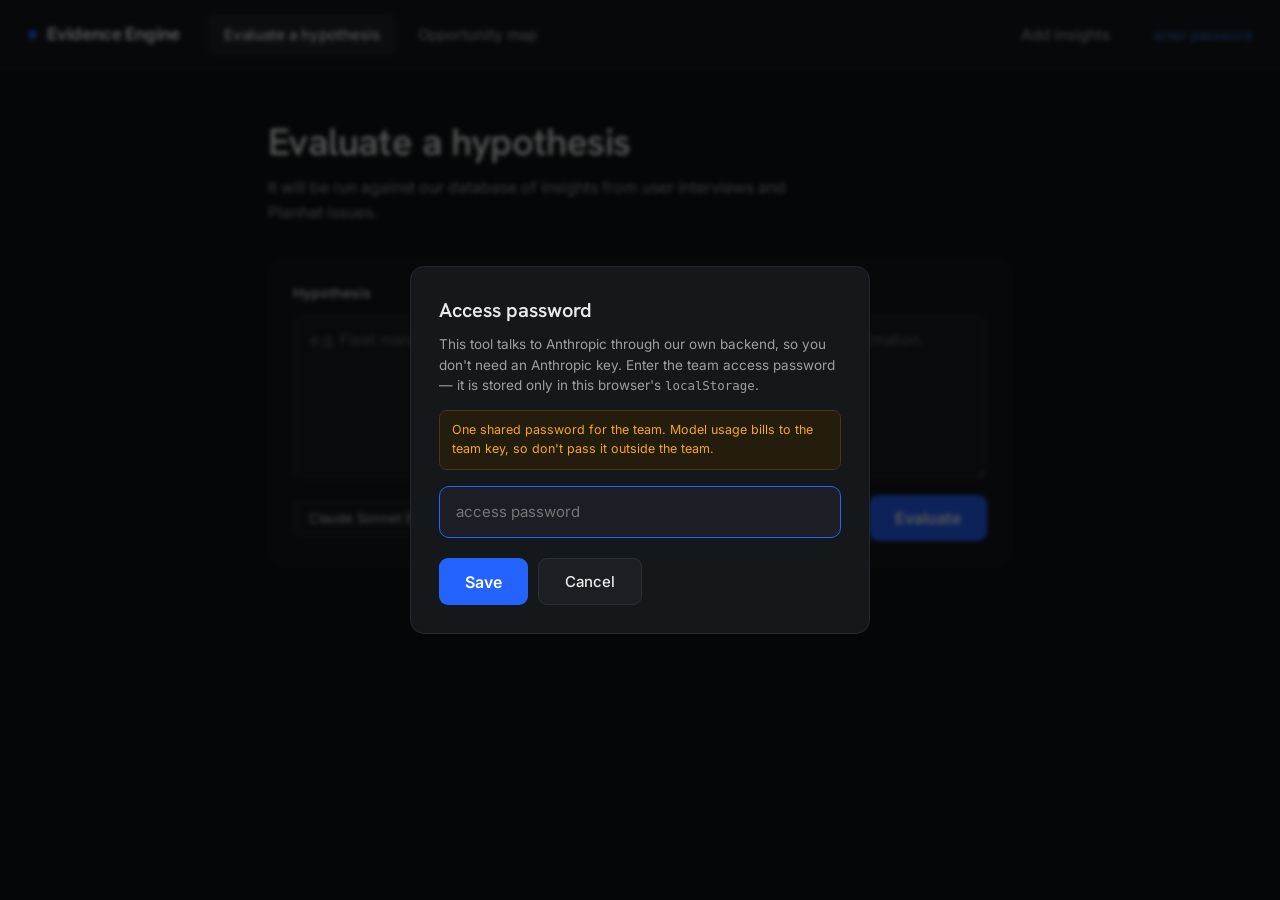
<file: index.html>
<!doctype html>
<html lang="en">
<head>
  <meta charset="utf-8" />
  <meta name="viewport" content="width=device-width, initial-scale=1" />
  <title>Evidence Engine — Evaluate a hypothesis</title>
  <link rel="preconnect" href="https://fonts.googleapis.com" />
  <link rel="preconnect" href="https://fonts.gstatic.com" crossorigin />
  <link href="https://fonts.googleapis.com/css2?family=Inter:wght@400;500;600;700&family=Hanken+Grotesk:wght@400;500;600;700&display=swap" rel="stylesheet" />
  <link rel="stylesheet" href="./assets/styles.css?v=7" />
</head>
<body>
  <header class="topbar">
    <span class="brand"><span class="dot"></span> Evidence Engine</span>
    <nav class="nav">
      <a href="./index.html" class="active">Evaluate a hypothesis</a>
      <a href="./map.html">Opportunity map</a>
    </nav>
    <nav class="nav nav-end">
      <a href="./ingest.html">Add insights</a>
    </nav>
    <span class="key-status" id="keyStatus"></span>
  </header>

  <main class="wrap">
    <h1>Evaluate a hypothesis</h1>
    <p class="subtitle">It will be run against our database of insights from user interviews and Planhat issues.</p>

    <form class="panel" id="evalForm">
      <div class="field">
        <label class="field-label" for="hypothesis">Hypothesis</label>
        <textarea id="hypothesis" rows="6" placeholder="e.g. Fleet managers want AI to automatically close low-risk tasks without confirmation."></textarea>
      </div>

      <div class="controls-row">
        <select id="model" class="model">
          <option value="claude-sonnet-5">Claude Sonnet 5 (default)</option>
          <option value="claude-opus-5">Claude Opus 5</option>
          <option value="claude-haiku-4-5">Claude Haiku 4.5</option>
        </select>
        <button type="submit" class="btn" id="submitBtn">Evaluate</button>
      </div>
    </form>

    <div class="status-msg hidden" id="status"></div>
    <div id="result" class="hidden"></div>
  </main>

  <script src="./assets/app.js?v=7"></script>
  <script src="./assets/retrieve.js?v=7"></script>
  <script src="./assets/evaluate.js?v=7"></script>
</body>
</html>
</file>
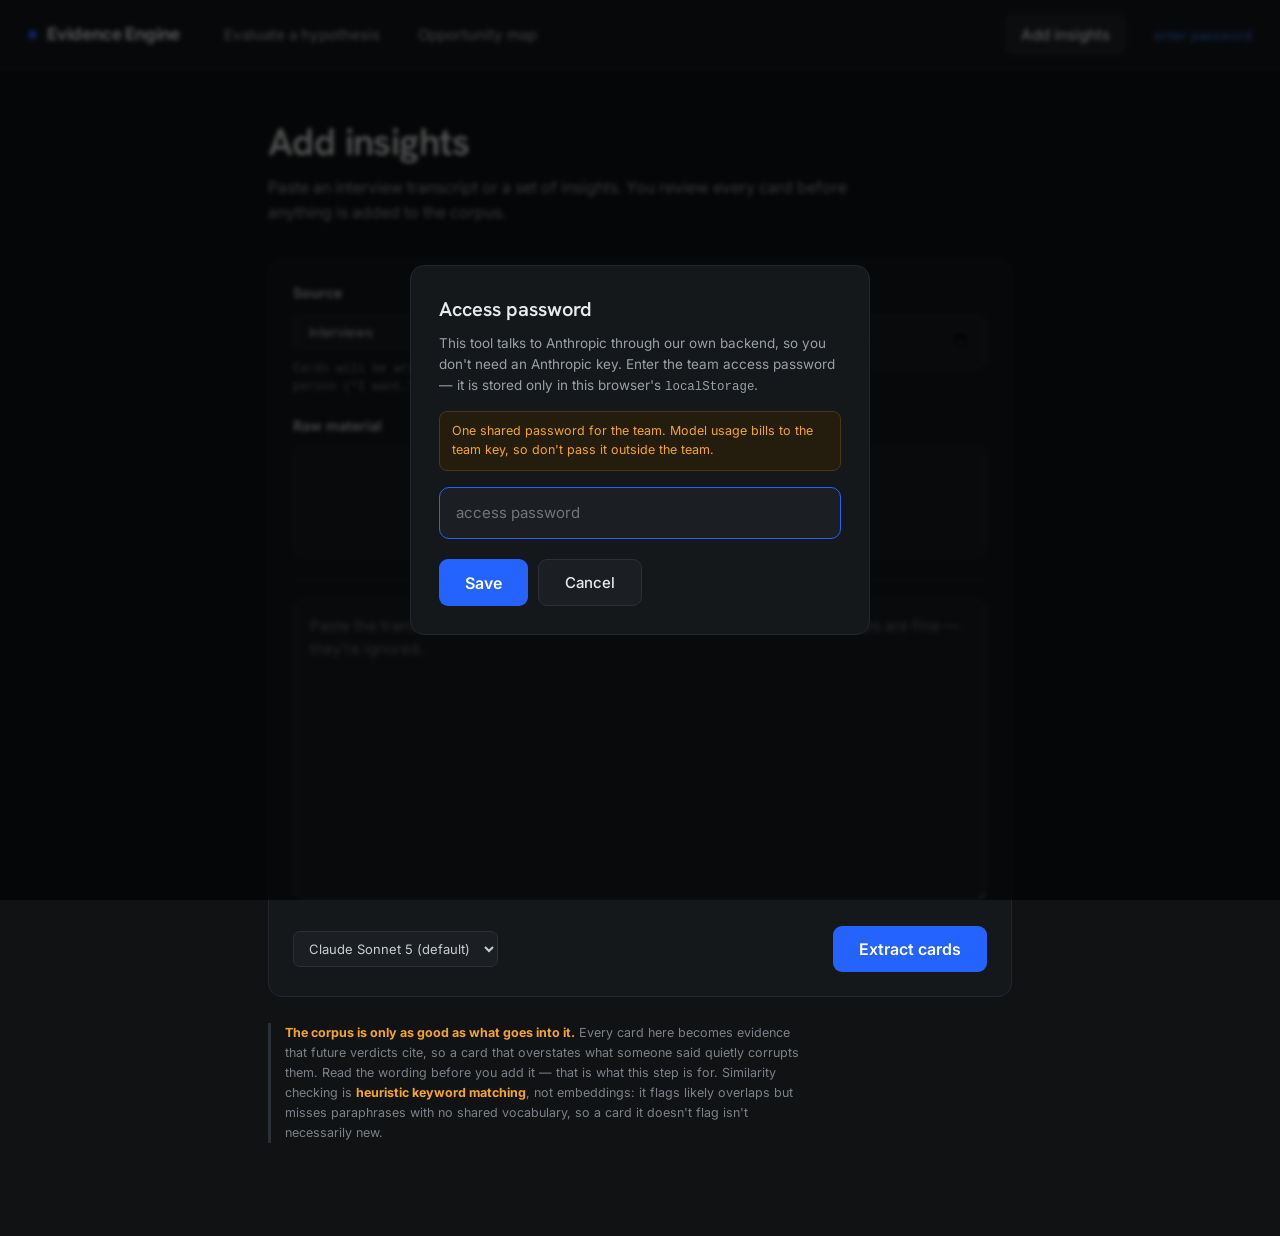
<file: ingest.html>
<!doctype html>
<html lang="en">
<head>
  <meta charset="utf-8" />
  <meta name="viewport" content="width=device-width, initial-scale=1" />
  <title>Evidence Engine — Add insights</title>
  <link rel="preconnect" href="https://fonts.googleapis.com" />
  <link rel="preconnect" href="https://fonts.gstatic.com" crossorigin />
  <link href="https://fonts.googleapis.com/css2?family=Inter:wght@400;500;600;700&family=Hanken+Grotesk:wght@400;500;600;700&display=swap" rel="stylesheet" />
  <link rel="stylesheet" href="./assets/styles.css?v=7" />
</head>
<body>
  <header class="topbar">
    <span class="brand"><span class="dot"></span> Evidence Engine</span>
    <nav class="nav">
      <a href="./index.html">Evaluate a hypothesis</a>
      <a href="./map.html">Opportunity map</a>
    </nav>
    <nav class="nav nav-end">
      <a href="./ingest.html" class="active">Add insights</a>
    </nav>
    <span class="key-status" id="keyStatus"></span>
  </header>

  <main class="wrap">
    <h1>Add insights</h1>
    <p class="subtitle">Paste an interview transcript or a set of insights. You review every
      card before anything is added to the corpus.</p>

    <form class="panel" id="ingestForm">
      <div class="meta-grid">
        <div class="field">
          <label class="field-label" for="source">Source</label>
          <select id="source" class="model">
            <option value="Interviews">Interviews</option>
            <option value="Usability test">Usability test</option>
            <option value="Planhat">Planhat</option>
            <option value="Survey">Survey</option>
            <option value="Customer Success">Customer Success</option>
          </select>
          <span class="hint" id="voiceHint"></span>
        </div>

        <div class="field">
          <label class="field-label" for="segment">Segment</label>
          <select id="segment" class="model">
            <option value="Unknown">Unknown</option>
            <option value="Enterprise">Enterprise</option>
            <option value="Multi-entity">Multi-entity</option>
            <option value="Large fleet">Large fleet</option>
            <option value="Mid-market">Mid-market</option>
            <option value="Small fleet">Small fleet</option>
            <option value="Pool fleet">Pool fleet</option>
            <option value="Specialised fleet">Specialised fleet</option>
            <option value="Prospect">Prospect</option>
          </select>
        </div>

        <div class="field">
          <label class="field-label" for="date">Date</label>
          <input type="date" id="date" class="model" />
        </div>

      </div>

      <div class="field">
        <label class="field-label" for="transcript">Raw material</label>

        <label class="dropzone" id="dropzone">
          <input type="file" id="file" accept=".pdf,.txt,.md,.markdown,application/pdf,text/plain,text/markdown" />
          <span class="dz-icon" aria-hidden="true">⬆</span>
          <span class="dz-main">Drop a file here, or click to choose</span>
          <span class="dz-sub">PDF, TXT or MD · PDFs are read directly, scans included</span>
        </label>
        <div class="dz-file hidden" id="fileChip">
          <span class="name" id="fileName"></span>
          <button type="button" class="btn-link" id="fileClear">remove</button>
        </div>

        <div class="or-divider"><span>or paste it</span></div>

        <textarea id="transcript" rows="12" placeholder="Paste the transcript, ticket export, or notes here. Speaker labels and timestamps are fine — they're ignored."></textarea>
        <span class="hint" id="sizeHint"></span>
      </div>

      <div class="controls-row">
        <select id="model" class="model">
          <option value="claude-sonnet-5">Claude Sonnet 5 (default)</option>
          <option value="claude-opus-5">Claude Opus 5</option>
          <option value="claude-haiku-4-5">Claude Haiku 4.5</option>
        </select>
        <button type="submit" class="btn" id="extractBtn">Extract cards</button>
      </div>
    </form>

    <div class="status-msg hidden" id="status"></div>
    <div id="review"></div>

    <p class="caveats">
      <strong>The corpus is only as good as what goes into it.</strong>
      Every card here becomes evidence that future verdicts cite, so a card that
      overstates what someone said quietly corrupts them. Read the wording before you
      add it — that is what this step is for. Similarity checking is
      <strong>heuristic keyword matching</strong>, not embeddings: it flags likely
      overlaps but misses paraphrases with no shared vocabulary, so a card it doesn't
      flag isn't necessarily new.
    </p>
  </main>

  <script src="./assets/app.js?v=7"></script>
  <script src="./assets/retrieve.js?v=7"></script>
  <script src="./assets/themes.js?v=7"></script>
  <script src="./assets/ingest.js?v=7"></script>
</body>
</html>
</file>
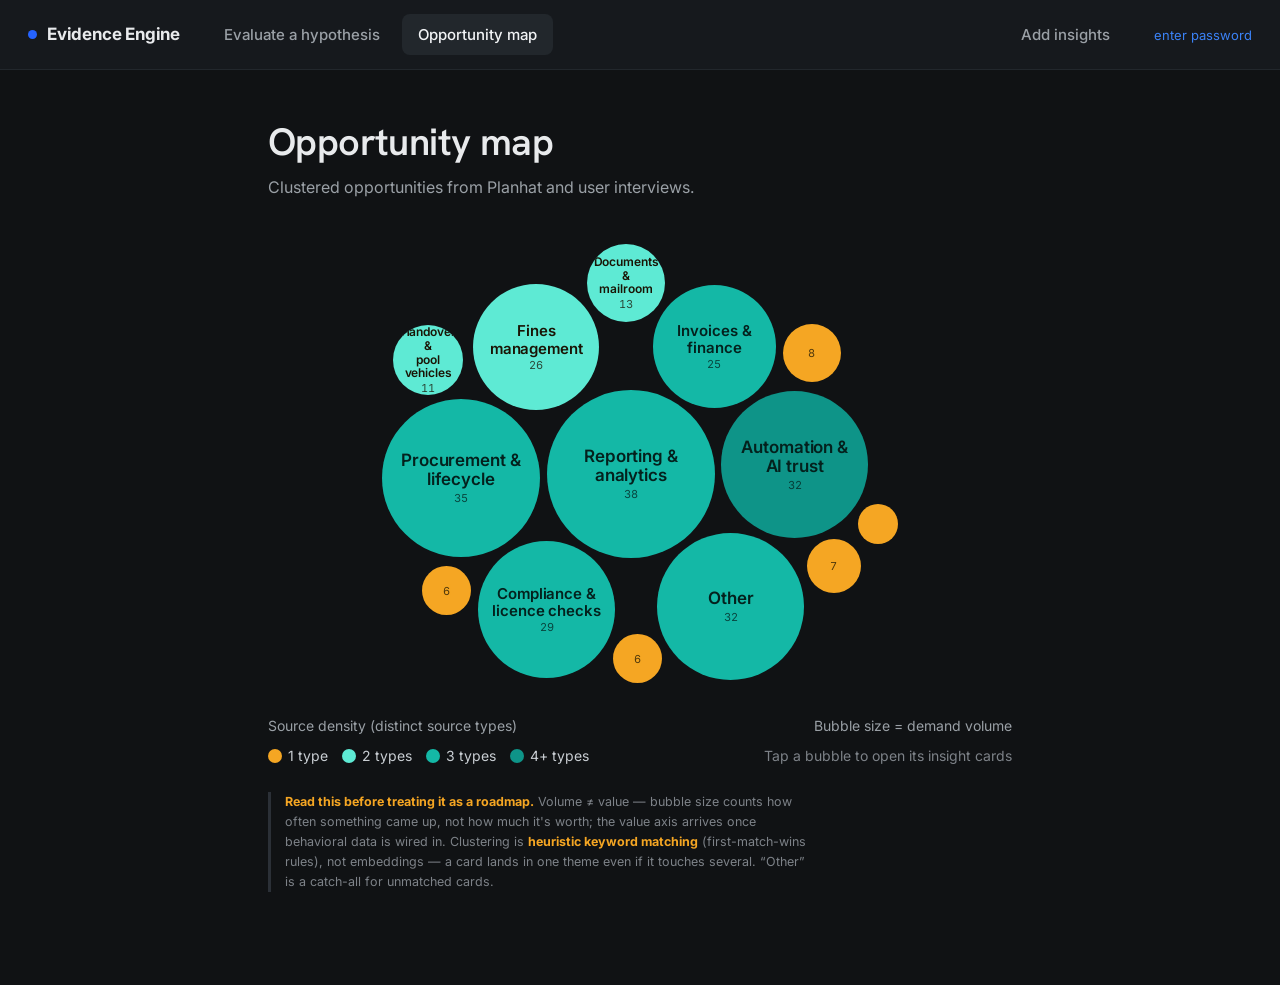
<file: map.html>
<!doctype html>
<html lang="en">
<head>
  <meta charset="utf-8" />
  <meta name="viewport" content="width=device-width, initial-scale=1" />
  <title>Evidence Engine — Opportunity map</title>
  <link rel="preconnect" href="https://fonts.googleapis.com" />
  <link rel="preconnect" href="https://fonts.gstatic.com" crossorigin />
  <link href="https://fonts.googleapis.com/css2?family=Inter:wght@400;500;600;700&family=Hanken+Grotesk:wght@400;500;600;700&display=swap" rel="stylesheet" />
  <link rel="stylesheet" href="./assets/styles.css?v=7" />
</head>
<body>
  <header class="topbar">
    <span class="brand"><span class="dot"></span> Evidence Engine</span>
    <nav class="nav">
      <a href="./index.html">Evaluate a hypothesis</a>
      <a href="./map.html" class="active">Opportunity map</a>
    </nav>
    <nav class="nav nav-end">
      <a href="./ingest.html">Add insights</a>
    </nav>
    <span class="key-status" id="keyStatus"></span>
  </header>

  <main class="wrap">
    <h1>Opportunity map</h1>
    <p class="subtitle">Clustered opportunities from Planhat and user interviews.</p>

    <div class="status-msg hidden" id="mapStatus"></div>

    <section>
      <div class="bubble-field" id="bubbleField"></div>
    </section>

    <div class="map-legend">
      <div class="grp">
        <span>Source density (distinct source types)</span>
        <div class="scale" id="densityScale"></div>
      </div>
      <div class="grp right">
        <span>Bubble size = demand volume</span>
        <span class="muted">Tap a bubble to open its insight cards</span>
      </div>
    </div>

    <p class="caveats">
      <strong>Read this before treating it as a roadmap.</strong>
      Volume ≠ value — bubble size counts how often something came up, not how much it's worth;
      the value axis arrives once behavioral data is wired in. Clustering is <strong>heuristic
      keyword matching</strong> (first-match-wins rules), not embeddings — a card lands in one theme
      even if it touches several. “Other” is a catch-all for unmatched cards.
    </p>

    <div id="drill"></div>
  </main>

  <script src="./assets/app.js?v=7"></script>
  <script src="./assets/themes.js?v=7"></script>
  <script src="./assets/map.js?v=7"></script>
</body>
</html>
</file>
<file: assets/styles.css>
/* ============================================================
   Avrios Evidence Engine — styles
   Adopts the Claude Design "Evidence Engine" dark theme.
   Display face = Pangea (licensed); falls back to its
   design-system substitute Hanken Grotesk when Pangea isn't
   self-hosted. Body = Inter. Both loaded from Google Fonts.
   ============================================================ */
:root {
  /* surfaces */
  --bg:        #101214;
  --header:    #16191d;
  --panel:     #15181b;
  --sunken:    #1b1f23;   /* inputs, inner cards */
  --border:    #24282d;
  --border-2:  #2b3037;   /* input borders */
  --hairline:  #22272c;

  /* ink */
  --ink:   #e8eaec;
  --ink-2: #c9ced3;       /* labels */
  --ink-3: #9aa0a6;       /* secondary */
  --ink-4: #7d8288;       /* tertiary / mono */
  --placeholder: #6b7076;

  /* brand + links */
  --brand:        #2563ff;
  --brand-hover:  #1d51d6;
  --link:         #3b82f6;
  --link-hover:   #60a5fa;

  /* accents */
  --teal:       #14b8a6;
  --teal-light: #5eead4;
  --teal-dark:  #0e9488;
  --amber:      #f5a623;
  --red:        #f47174;

  /* verdict badges */
  --v-sup-fg:#5eead4; --v-sup-bd:#14483f; --v-sup-bg:#08211d;
  --v-par-fg:#f5a623; --v-par-bd:#4a3714; --v-par-bg:#241c0c;
  --v-con-fg:#f47174; --v-con-bd:#4a1f21; --v-con-bg:#241110;
  --v-gap-fg:#9aa0a6; --v-gap-bd:#2b3037; --v-gap-bg:#1b1f23;

  --font-display: 'Pangea','Hanken Grotesk',-apple-system,BlinkMacSystemFont,'Segoe UI',sans-serif;
  --font-sans:    'Inter',-apple-system,BlinkMacSystemFont,'Segoe UI',Roboto,'Helvetica Neue',Arial,sans-serif;
  --font-mono:    ui-monospace,SFMono-Regular,Menlo,Consolas,monospace;

  --maxw: 800px;
}

* { box-sizing: border-box; }
html, body { margin: 0; padding: 0; }
body {
  background: var(--bg);
  color: var(--ink);
  font-family: var(--font-sans);
  font-size: 15px;
  line-height: 1.55;
  -webkit-font-smoothing: antialiased;
}
a { color: var(--link); text-decoration: none; }
a:hover { color: var(--link-hover); }
textarea, select, button, input { font-family: inherit; }
::selection { background: var(--brand); color: #fff; }

/* ---- header ---- */
.topbar {
  display: flex; align-items: center; gap: 28px;
  padding: 14px 28px; background: var(--header);
  border-bottom: 1px solid var(--hairline);
  position: sticky; top: 0; z-index: 10;
}
.brand {
  display: flex; align-items: center; gap: 10px;
  font-weight: 700; font-size: 17px; letter-spacing: -0.2px;
}
.brand .dot { width: 9px; height: 9px; border-radius: 9999px; background: var(--brand); display: block; }
.nav { display: flex; align-items: center; gap: 6px; }
.nav a {
  border: none; cursor: pointer; font-size: 15px; padding: 9px 16px;
  border-radius: 8px; background: transparent; color: var(--ink-3); font-weight: 500;
}
.nav a:hover { background: var(--hairline); color: var(--ink); }
.nav a.active { background: var(--hairline); color: #f2f4f6; }
.nav.nav-end { margin-left: auto; }
.key-status {
  display: flex; align-items: center; gap: 12px;
  font-size: 13px; color: var(--ink-4);
}
.key-status code { font-family: var(--font-mono); }
.key-status .btn-link {
  background: none; border: none; color: var(--link); cursor: pointer;
  font-size: 13px; padding: 0; font-family: inherit;
}
.key-status .btn-link:hover { color: var(--link-hover); }

/* ---- layout ---- */
.wrap { max-width: var(--maxw); margin: 0 auto; padding: 52px 28px 80px; }
h1 {
  font-family: var(--font-display);
  font-size: 38px; font-weight: 600; letter-spacing: -0.6px;
  margin: 0 0 12px; line-height: 1.08; text-wrap: balance;
}
.subtitle { margin: 0 0 34px; font-size: 16px; line-height: 1.55; color: var(--ink-3); text-wrap: pretty; max-width: 62ch; }

/* ---- panels / form ---- */
.panel {
  background: var(--panel); border: 1px solid var(--border);
  border-radius: 14px; padding: 22px 24px 24px;
}
.field { display: flex; flex-direction: column; gap: 10px; }
label.field-label { font-size: 14px; font-weight: 600; color: var(--ink-2); }
textarea, input[type="text"], input[type="password"], input[type="url"], input[type="date"], select {
  width: 100%; background: var(--sunken); border: 1px solid var(--border-2);
  border-radius: 10px; color: var(--ink); font-size: 15px; line-height: 1.5;
  padding: 14px 16px; outline: none; resize: vertical;
}
textarea::placeholder { color: var(--placeholder); }
textarea:focus, input:focus, select:focus { border-color: var(--brand); }
textarea { min-height: 132px; }

.controls-row {
  display: flex; align-items: center; gap: 14px; flex-wrap: wrap;
  justify-content: space-between; margin-top: 16px;
}
.controls-left { display: flex; align-items: center; gap: 12px; flex-wrap: wrap; }
.attach {
  display: inline-flex; align-items: center; gap: 8px; font-size: 13px; color: var(--ink-3);
  background: var(--sunken); border: 1px dashed var(--border-2); padding: 8px 13px; border-radius: 8px; cursor: pointer;
}
.attach:hover { border-color: var(--brand); color: var(--ink); }
.attach input[type=file] { display: none; }
select.model {
  width: auto; background: var(--sunken); border: 1px solid var(--border-2);
  color: var(--ink-2); font-size: 13px; padding: 8px 11px; border-radius: 7px;
}
.btn {
  border: none; cursor: pointer; background: var(--brand); color: #fff;
  font-size: 16px; font-weight: 600; padding: 13px 26px; border-radius: 9px;
  transition: background .12s, transform .08s;
}
.btn:hover { background: var(--brand-hover); }
.btn:active { transform: translateY(1px); }
.btn:disabled { opacity: .6; cursor: not-allowed; }
.btn.ghost {
  background: var(--sunken); color: var(--ink); border: 1px solid var(--border-2);
  font-size: 13px; font-weight: 500; padding: 8px 14px; border-radius: 8px;
}
.btn.ghost:hover { background: var(--hairline); }

.img-preview { margin-top: 6px; display: flex; align-items: center; gap: 12px; }
.img-preview img { max-width: 200px; max-height: 140px; border-radius: 10px; border: 1px solid var(--border-2); }

/* ---- states ---- */
.hidden { display: none !important; }
.status-msg {
  margin-top: 22px; padding: 14px 16px; border-radius: 10px; font-size: 14px;
  background: var(--panel); border: 1px solid var(--border); color: var(--ink-3);
}
.status-msg.error { border-color: #4a1f21; background: #1e1211; color: #f4a3a5; }
.spinner {
  display: inline-block; width: 14px; height: 14px; border: 2px solid var(--border-2);
  border-top-color: var(--brand); border-radius: 50%; animation: spin .7s linear infinite;
  vertical-align: -2px; margin-right: 9px;
}
@keyframes spin { to { transform: rotate(360deg); } }

/* ---- key-entry modal ---- */
.modal-overlay {
  position: fixed; inset: 0; background: rgba(0,0,0,.65); backdrop-filter: blur(2px);
  display: flex; align-items: center; justify-content: center; z-index: 50; padding: 20px;
}
.modal {
  background: var(--panel); border: 1px solid var(--border); border-radius: 14px;
  padding: 28px; max-width: 460px; width: 100%;
}
.modal h2 { margin: 0 0 8px; font-size: 20px; font-family: var(--font-display); font-weight: 600; }
.modal p { color: var(--ink-3); font-size: 13.5px; line-height: 1.55; margin: 0 0 14px; }
.modal code { font-family: var(--font-mono); font-size: .92em; }
.modal .warn {
  background: #241c0c; border: 1px solid #4a3714; color: var(--amber);
  border-radius: 8px; padding: 10px 12px; font-size: 12.5px; line-height: 1.5; margin: 0 0 16px;
}
.modal input { margin-bottom: 4px; }
.modal-actions { display: flex; gap: 10px; margin-top: 16px; }
.btn.secondary {
  background: var(--sunken); color: var(--ink); border: 1px solid var(--border-2);
  font-size: 15px; font-weight: 500;
}
.btn.secondary:hover { background: var(--hairline); }

/* ---- result ---- */
#result { margin-top: 24px; display: flex; flex-direction: column; gap: 16px; }
@keyframes rise { from { opacity: 0; transform: translateY(12px); } to { opacity: 1; transform: none; } }
.result-card { animation: rise .3s cubic-bezier(.2,.7,.3,1); }
@media (prefers-reduced-motion: reduce) { .result-card { animation: none; } }

.verdict-block {
  background: var(--panel); border: 1px solid var(--border); border-radius: 14px;
  padding: 24px; display: flex; flex-direction: column; gap: 18px;
}
.verdict-top { display: flex; align-items: center; gap: 14px; flex-wrap: wrap; }
.badge {
  font-size: 12px; font-weight: 700; letter-spacing: 1px; text-transform: uppercase;
  border-radius: 9999px; padding: 6px 14px; border: 1px solid;
}
.badge.supported    { color: var(--v-sup-fg); border-color: var(--v-sup-bd); background: var(--v-sup-bg); }
.badge.partial      { color: var(--v-par-fg); border-color: var(--v-par-bd); background: var(--v-par-bg); }
.badge.contradicted { color: var(--v-con-fg); border-color: var(--v-con-bd); background: var(--v-con-bg); }
.badge.gap          { color: var(--v-gap-fg); border-color: var(--v-gap-bd); background: var(--v-gap-bg); }
.verdict-meta { font-size: 14px; color: var(--ink-3); }

.strength { display: flex; flex-direction: column; gap: 8px; }
.strength .row { display: flex; justify-content: space-between; align-items: baseline; font-size: 13px; color: var(--ink-3); }
.strength .row .val { color: var(--ink); font-weight: 600; font-family: var(--font-mono); }
.strength .track { height: 8px; border-radius: 9999px; background: var(--hairline); overflow: hidden; }
.strength .fill { height: 100%; background: var(--teal); border-radius: 9999px; transition: width .4s cubic-bezier(.2,.7,.3,1); }

.summary { margin: 0; font-size: 15px; line-height: 1.6; color: var(--ink-2); text-wrap: pretty; }
.summary .lead { color: var(--ink); font-weight: 600; }

/* evidence columns */
.evidence-grid { display: grid; grid-template-columns: repeat(auto-fit, minmax(300px, 1fr)); gap: 16px; }
.ev-col {
  background: var(--panel); border: 1px solid var(--border); border-radius: 14px;
  padding: 20px; display: flex; flex-direction: column; gap: 14px;
}
.ev-col h3 {
  margin: 0; font-size: 14px; font-weight: 700; letter-spacing: .4px; text-transform: uppercase;
}
.ev-col.support h3 { color: var(--teal); }
.ev-col.contra h3  { color: var(--red); }
.ev-item { border-top: 1px solid var(--hairline); padding-top: 12px; display: flex; flex-direction: column; gap: 6px; }
.ev-item:first-of-type { border-top: none; padding-top: 0; }
.ev-item .m { font-size: 12px; color: var(--ink-4); font-family: var(--font-mono); }
.ev-item .t { font-size: 14px; line-height: 1.55; color: var(--ink-2); }
.ev-item .lnk { font-size: 12px; }
.ev-more { font-size: 13px; color: var(--ink-4); }
.ev-empty { font-size: 14px; color: var(--ink-4); }

/* feedback */
.feedback { display: flex; align-items: center; gap: 12px; font-size: 14px; color: var(--ink-3); flex-wrap: wrap; }
.feedback .fb {
  cursor: pointer; background: var(--sunken); border: 1px solid var(--border-2); color: var(--ink);
  border-radius: 8px; padding: 8px 16px; font-size: 14px;
}
.feedback .fb:hover { background: var(--hairline); }
.feedback .fb.on-yes { border-color: var(--teal); color: var(--teal-light); }
.feedback .fb.on-no  { border-color: var(--red); color: var(--red); }
.feedback input.note { flex: 1; min-width: 180px; font-size: 13.5px; padding: 8px 12px; }
.feedback .saved { font-size: 12px; color: var(--teal-light); }

/* ---- opportunity map ---- */
.bubble-field { position: relative; width: 100%; }
.bubble {
  position: absolute; border-radius: 9999px; border: none; cursor: pointer; padding: 0;
  display: flex; flex-direction: column; align-items: center; justify-content: center; gap: 1px;
  overflow: hidden;
  transition: opacity .2s linear, box-shadow .22s cubic-bezier(.2,0,0,1), filter .15s;
  animation: bubbleIn .42s cubic-bezier(.2,0,0,1) both;
}
.bubble:hover { opacity: 1 !important; box-shadow: 0 0 0 5px rgba(242,244,246,.16); filter: brightness(1.12); }
.bubble .b-label { font-weight: 600; line-height: 1.15; text-align: center; padding: 0 8px; letter-spacing: -0.1px; white-space: pre-line; }
.bubble .b-count { font-size: 11px; opacity: .75; font-variant-numeric: tabular-nums; }
@keyframes bubbleIn { from { opacity: 0; transform: scale(.4); } to { opacity: 1; } }

.map-legend {
  display: flex; align-items: flex-start; justify-content: space-between; gap: 24px; flex-wrap: wrap;
  margin-top: 22px; font-size: 14px; color: var(--ink-3);
}
.map-legend .grp { display: flex; flex-direction: column; gap: 8px; }
.map-legend .grp.right { align-items: flex-end; }
.map-legend .scale { display: flex; align-items: center; gap: 14px; flex-wrap: wrap; }
.map-legend .scale .item { display: flex; align-items: center; gap: 6px; color: var(--ink-2); }
.map-legend .scale .sw { width: 14px; height: 14px; border-radius: 9999px; display: block; }
.map-legend .muted { color: var(--ink-4); }

.caveats {
  margin-top: 26px; font-size: 12.5px; color: var(--ink-4); line-height: 1.6;
  border-left: 3px solid var(--border-2); padding-left: 14px; max-width: 68ch;
}
.caveats strong { color: var(--amber); }

/* drilldown */
@keyframes panelIn { from { opacity: 0; transform: translateY(14px); } to { opacity: 1; transform: none; } }
@keyframes cardIn { from { opacity: 0; transform: translateY(10px); } to { opacity: 1; transform: none; } }
.drill {
  margin-top: 16px; background: var(--panel); border: 1px solid var(--border);
  border-radius: 14px; padding: 22px 24px; animation: panelIn .32s cubic-bezier(.2,0,0,1) both;
}
.drill-head { display: flex; align-items: flex-start; gap: 14px; margin-bottom: 18px; }
.drill-head .swatch { width: 14px; height: 14px; border-radius: 9999px; margin-top: 6px; flex: none; display: block; }
.drill-head .titles { display: flex; flex-direction: column; gap: 4px; }
.drill-head h2 { margin: 0; font-family: var(--font-display); font-size: 22px; font-weight: 600; letter-spacing: -0.2px; }
.drill-head .meta { font-size: 14px; color: var(--ink-3); }
.drill-head .close {
  margin-left: auto; border: 1px solid var(--border-2); background: var(--sunken); color: var(--ink-3);
  border-radius: 8px; padding: 7px 13px; font-size: 13px; cursor: pointer;
}
.drill-head .close:hover { background: var(--hairline); color: var(--ink); }
.drill-cards { display: flex; flex-direction: column; gap: 10px; }
.drill-card {
  background: var(--sunken); border: 1px solid var(--border); border-radius: 11px;
  padding: 14px 16px; display: flex; flex-direction: column; gap: 6px;
  animation: cardIn .42s cubic-bezier(.2,0,0,1) both;
}
.drill-card .m { font-size: 12px; color: var(--ink-4); font-family: var(--font-mono); display: flex; gap: 10px; flex-wrap: wrap; align-items: center; }
.drill-card .t { font-size: 14px; line-height: 1.55; color: var(--ink-2); text-wrap: pretty; }

@media (max-width: 560px) {
  .topbar { gap: 12px; padding: 12px 16px; }
  .nav a { padding: 8px 10px; font-size: 14px; }
  .key-status .email { display: none; }
  h1 { font-size: 30px; }
  .wrap { padding: 36px 18px 70px; }
}

/* ============================================================
   Add insights (ingest.html)
   ============================================================ */
.meta-grid {
  display: grid;
  grid-template-columns: repeat(3, 1fr);
  gap: 14px;
  margin-bottom: 18px;
}
.meta-grid .field.wide { grid-column: 1 / -1; }
.hint { font-size: 12px; color: var(--ink-4); font-family: var(--font-mono); }

/* File attachment ---------------------------------------------- */
.dropzone {
  display: flex; flex-direction: column; align-items: center; gap: 4px;
  padding: 22px 18px;
  background: var(--sunken);
  border: 1px dashed var(--border-2);
  border-radius: 10px;
  cursor: pointer;
  text-align: center;
  transition: border-color .12s, background .12s;
}
.dropzone:hover { border-color: var(--brand); }
.dropzone.over { border-color: var(--brand); background: var(--hairline); }
.dropzone.has-file { border-style: solid; border-color: var(--v-sup-bd); background: var(--v-sup-bg); }
.dropzone input[type="file"] { display: none; }
.dz-icon { font-size: 17px; color: var(--ink-4); line-height: 1; }
.dz-main { font-size: 14px; color: var(--ink-2); font-weight: 500; }
.dz-sub  { font-size: 12px; color: var(--ink-4); }

.dz-file {
  display: flex; align-items: center; gap: 10px; flex-wrap: wrap;
  font-size: 12.5px; color: var(--ink-3);
}
.dz-file .name { font-family: var(--font-mono); font-size: 12px; color: var(--teal-light); }

/* "or paste it" rule between the two input routes. */
.or-divider {
  display: flex; align-items: center; gap: 12px;
  font-size: 12px; color: var(--ink-4); margin: 2px 0;
}
.or-divider::before, .or-divider::after {
  content: ""; flex: 1; height: 1px; background: var(--hairline);
}
.field-label .muted { color: var(--ink-4); font-weight: 400; }

/* Review cards ------------------------------------------------ */
.review-rows { display: flex; flex-direction: column; gap: 12px; }

.review-card {
  background: var(--sunken);
  border: 1px solid var(--border-2);
  border-radius: 12px;
  padding: 14px 16px 12px;
  display: flex;
  flex-direction: column;
  gap: 10px;
  transition: opacity .12s, border-color .12s;
}
.review-card.excluded { opacity: .45; }
.review-card:focus-within { border-color: var(--brand); }

/* Checkbox and labels share the top line, so the tag reads as part of the card
   rather than floating under it. */
.review-card-head { display: flex; align-items: center; gap: 8px; flex-wrap: wrap; }
.review-check { display: flex; align-items: center; }
.review-check input {
  width: 15px; height: 15px; accent-color: var(--brand); cursor: pointer; margin: 0;
}

.review-card .theme {
  font-size: 11.5px; font-family: var(--font-mono); color: var(--teal-light);
  border: 1px solid var(--v-sup-bd); background: var(--v-sup-bg);
  border-radius: 5px; padding: 2px 7px; white-space: nowrap;
}

/* Override the global textarea min-height — these are one-sentence fields. */
.review-card textarea.review-insight {
  min-height: 0;
  padding: 10px 12px;
  font-size: 14.5px;
  line-height: 1.5;
  resize: vertical;
  background: var(--panel);
  border-color: var(--hairline);
}
.review-card .review-desc {
  padding: 9px 12px; font-size: 13px;
  background: var(--panel); border-color: var(--hairline);
}

/* Wrapper exists so the field can be revealed as a unit; .hidden does the work. */
.review-context { display: block; }

.review-card-foot { display: flex; }
.btn-link.add-context {
  background: none; border: none; padding: 0; cursor: pointer;
  color: var(--link); font-size: 12.5px; font-family: inherit;
}
.btn-link.add-context:hover { color: var(--link-hover); }

.flag {
  font-size: 11.5px; font-family: var(--font-mono);
  border-radius: 5px; padding: 2px 7px; border: 1px solid;
}
.flag.dupe { color: var(--v-con-fg); border-color: var(--v-con-bd); background: var(--v-con-bg); }
.flag.warn { color: var(--v-par-fg); border-color: var(--v-par-bd); background: var(--v-par-bg); }
.flag.note { color: var(--ink-4); border-color: var(--border-2); background: var(--bg); }

/* The existing card a flag refers to, shown inline so the call is judgeable
   without leaving the page. */
.review-match {
  display: flex; flex-direction: column; gap: 3px;
  border-left: 2px solid var(--border-2);
  padding: 2px 0 2px 10px;
}
.review-match .m { font-size: 11.5px; color: var(--ink-4); font-family: var(--font-mono); }
.review-match .t { font-size: 13px; color: var(--ink-3); line-height: 1.5; }

@media (max-width: 640px) {
  .meta-grid { grid-template-columns: 1fr; }
}
</file>
